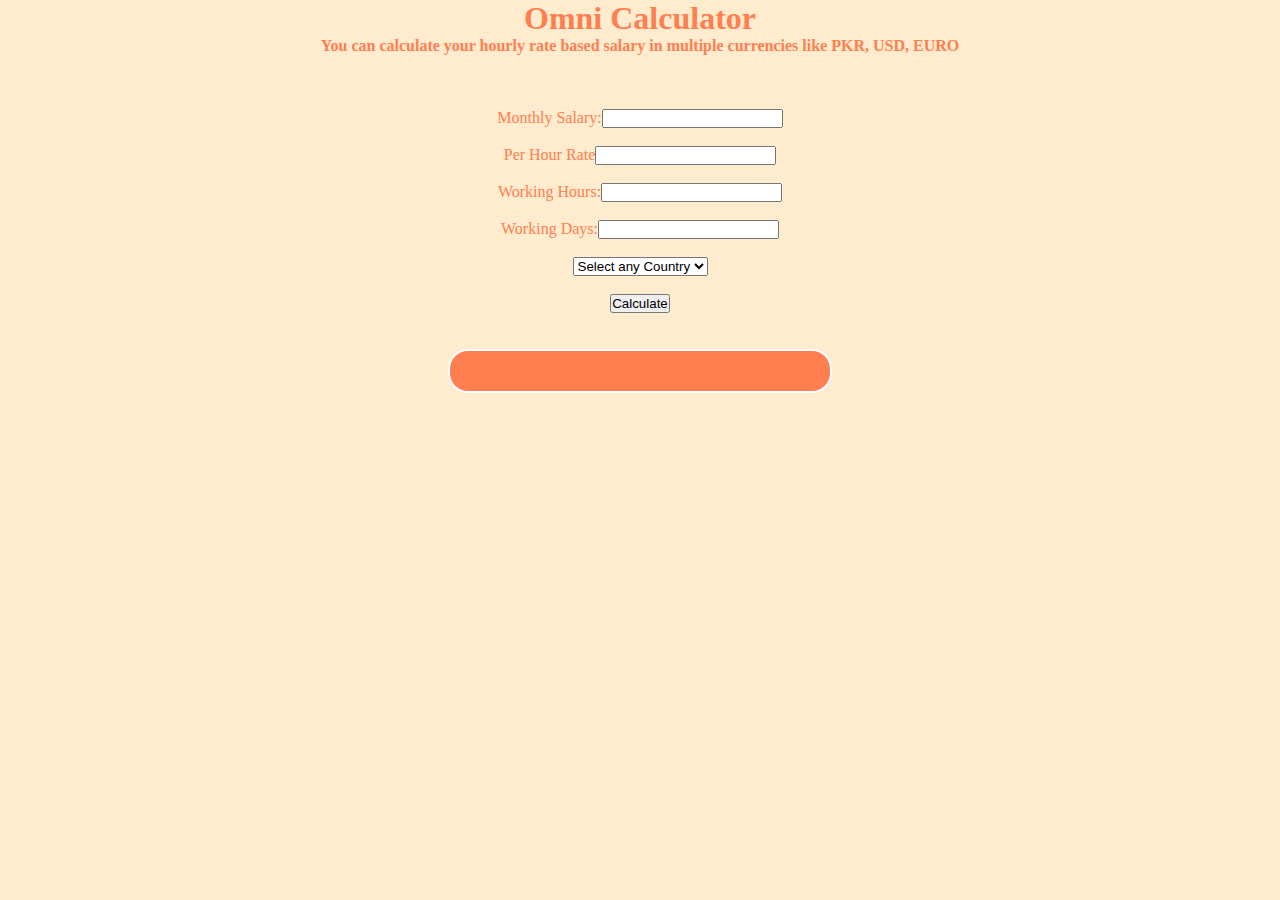
<file: omni-calculator-main/index.html>
<!DOCTYPE html>
<html lang="en">
  <head>
    <meta charset="UTF-8" />
    <meta http-equiv="X-UA-Compatible" content="IE=edge" />
    <meta name="viewport" content="width=device-width, initial-scale=1.0" />
    <link rel="stylesheet" href="style.css" />
    <title>Omni Calculator</title>
  </head>

  <body>
    <h1 align="center">Omni Calculator</h1>
    <h4 align="center">
      You can calculate your hourly rate based salary in multiple currencies
      like PKR, USD, EURO
    </h4>
    <br /><br /><br />
    <form align="center" id="main" onsubmit="calculate(); return false">
      <label for="">Monthly Salary:</label><input type="number" id="monthlySalary" /><br /><br />
      <label for="">Per Hour Rate</label><input type="number" id="perHourRate" /><br /><br />
      <label for="">Working Hours:</label><input type="number" id="workingHour" /><br /><br />
      <label for="">Working Days:</label><input type="number" id="workingDays" /><br /><br />
      <select name="" id="select">
        <option value="">Select any Country</option>
        <option value="PKR">PKR</option>
        <option value="USD">USD</option>
        <option value="Euro">Euro</option>
      </select>
      <br /><br />
      <button type="submit">Calculate</button>
    </form>
    <br /><br />
    <h2 align="center" id="show"></h2>
    <script src="index.js"></script>
  </body>
</html>
</file>
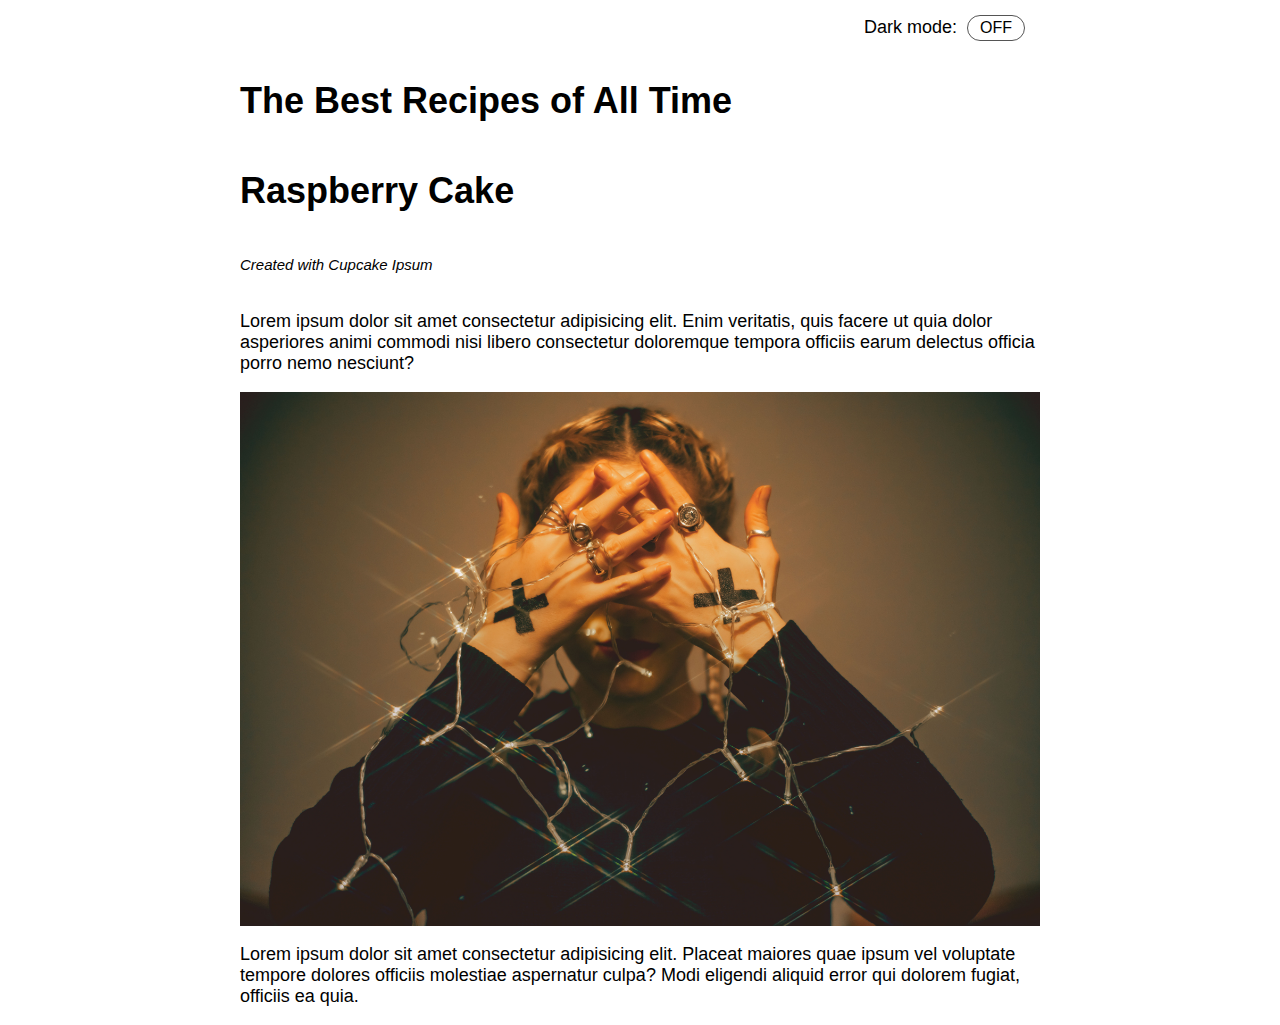
<file: dark-and-light-mode-main/7.darkmode/index.html>
<!DOCTYPE html>
<html lang="en">

<head>
    <meta charset="UTF-8">
    <meta http-equiv="X-UA-Compatible" content="IE=edge">
    <meta name="viewport" content="width=device-width, initial-scale=1.0">
    <title>Document</title>
    <link rel="stylesheet" href="style.css">
    <script src="https://ajax.googleapis.com/ajax/libs/jquery/3.4.1/jquery.min.js"></script>

</head>

<body>
    <div class="switch">Dark mode:
        <span class="inner-switch">OFF</span>
    </div>
    <h1 class="title">The Best Recipes of All Time</h1>
    <article>
        <h1>Raspberry Cake</h1>
        <p><small>Created with Cupcake Ipsum</small></p>
        <p>Lorem ipsum dolor sit amet consectetur adipisicing elit. Enim veritatis, quis facere ut quia dolor asperiores
            animi commodi nisi libero consectetur doloremque tempora officiis earum delectus officia porro nemo
            nesciunt?
        </p>
        <img src="1.jpg">
        <p>Lorem ipsum dolor sit amet consectetur adipisicing elit. Placeat maiores quae ipsum vel voluptate tempore
            dolores officiis molestiae aspernatur culpa? Modi eligendi aliquid error qui dolorem fugiat, officiis ea
            quia.</p>
    </article>
    <script src="index.js"></script>
</body>

</html>
</file>
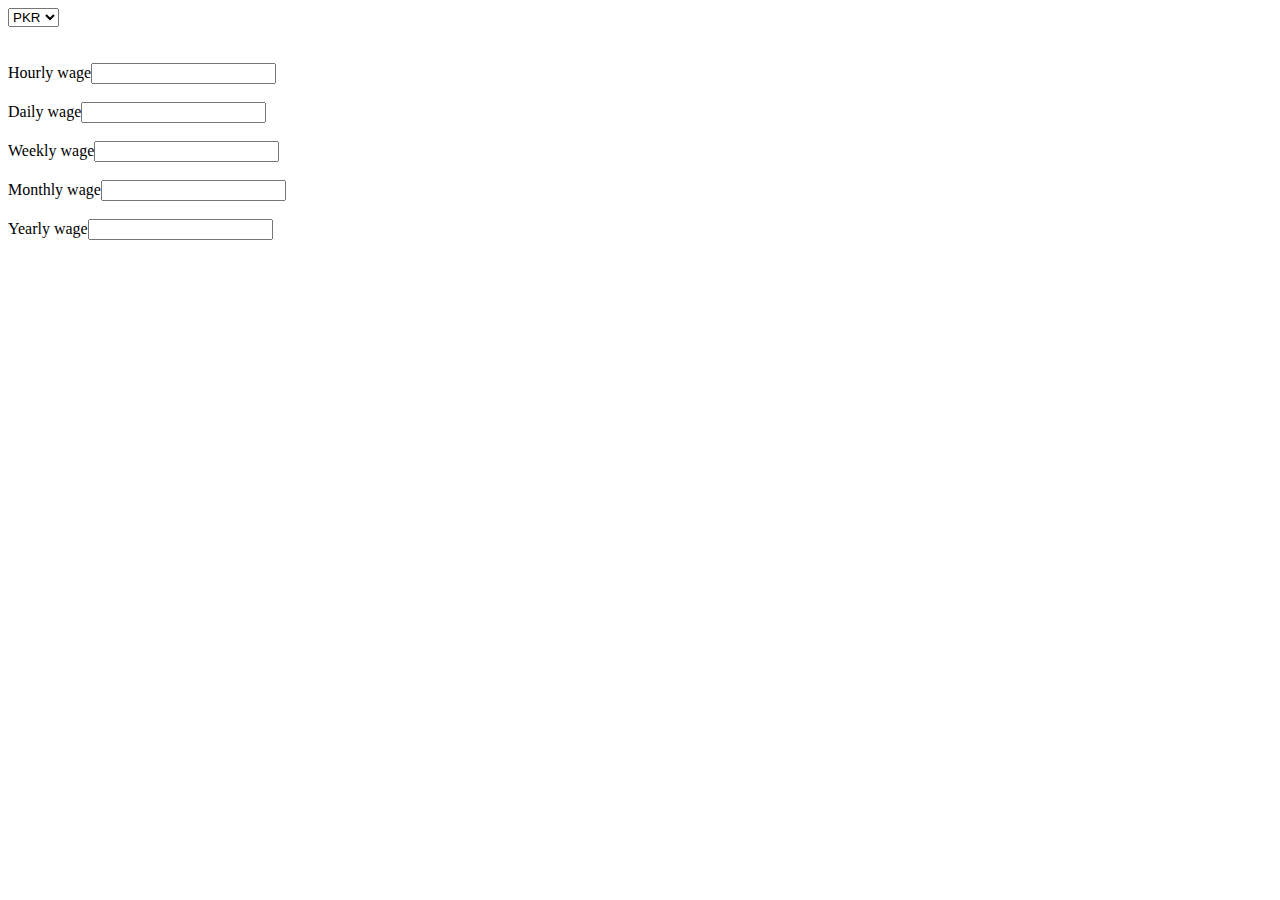
<file: omni-calculator-main/new project/index.html>
<!DOCTYPE html>
<html lang="en">
  <head>
    <meta charset="UTF-8" />
    <meta http-equiv="X-UA-Compatible" content="IE=edge" />
    <meta name="viewport" content="width=device-width, initial-scale=1.0" />
    <script src="https://ajax.googleapis.com/ajax/libs/jquery/3.5.1/jquery.min.js"></script>
    <title>Document</title>
  </head>
  <body>
    <select name="" id="select">
      <option value="1">PKR</option>
      <option value="dollor">USD</option>
      <option value="euro">Euro</option>
    </select>
    <br /><br /><br />

    <label for="">Hourly wage</label
    ><input type="number" class="input" id="hourlyWage" /><br /><br />
    <label for="">Daily wage</label
    ><input type="number" class="input" id="dailyWage" /><br /><br />
    <label for="">Weekly wage</label
    ><input type="number" class="input" id="weeklyWage" /><br /><br />
    <label for="">Monthly wage</label
    ><input type="number" class="input" id="MonthlyWage" /><br /><br />
    <label for="">Yearly wage</label
    ><input type="number" class="input" id="YearlyWage" /><br /><br />
    <script src="index.js"></script>
  </body>
</html>
</file>
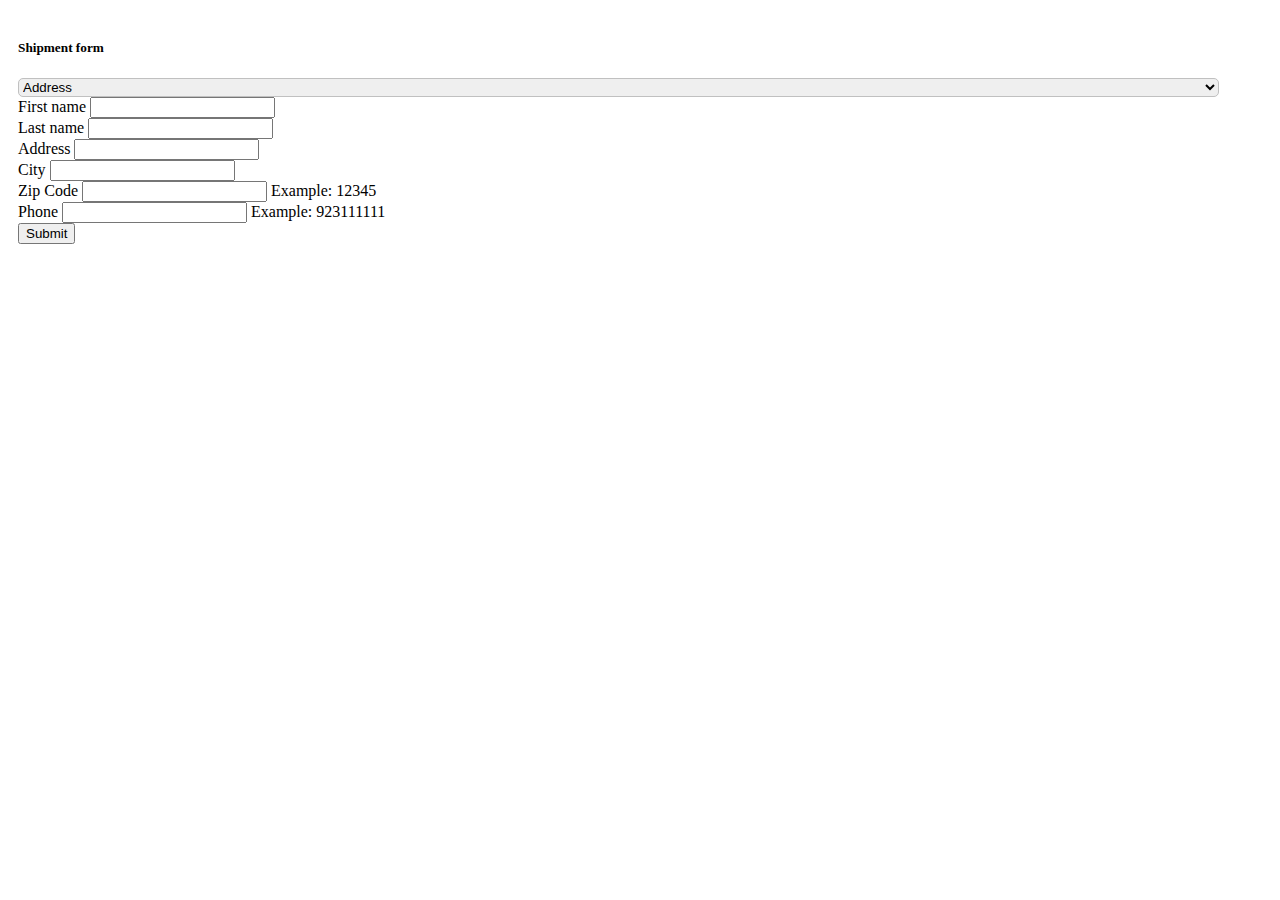
<file: Shipping-Adress-CRUD-HTML-JS-JQUERY--main/shipping form/index.html>
<!DOCTYPE html>
<html lang="en">

<head>
    <meta charset="UTF-8">
    <meta http-equiv="X-UA-Compatible" content="IE=edge">
    <meta name="viewport" content="width=device-width, initial-scale=1.0">
    <title>shipping</title>

    <link rel="stylesheet" href="https://cdn.jsdelivr.net/npm/bootstrap@4.6.0/dist/css/bootstrap.min.css" integrity="sha384-B0vP5xmATw1+K9KRQjQERJvTumQW0nPEzvF6L/Z6nronJ3oUOFUFpCjEUQouq2+l" crossorigin="anonymous">
    <script src="https://ajax.googleapis.com/ajax/libs/jquery/3.6.0/jquery.min.js"></script>

    <link rel="stylesheet" href="style.css">



</head>

<body>
    <!-- stsrt of container -->
    <div class="container">

        <div class="row ">
            <div class="col-md-8 " id="center">
                <div class="card mb-4">
                    <div class="card-header py-3">
                        <h5 class="mb-0 text-center">Shipment form</h5>
                    </div>

                    <!-- drop down for address  start-->
                    <div>
                        <select class="p-3 mt-3 ml-3" name="" id="address_dropdown">
                            <option value="newaddress"> Address </option>
                        </select>
                    </div>
                    <!-- drop down for address  end -->


                    <!-- add / delete/ update buttons start -->
                    <div class="row pt-2" id="update_delete_btn">
                        <div class="col-4 text-center">
                            <button type="button" id="update" class="btn btn-secondary">Update Address</button>
                        </div>
                        <div class="col-4 text-center">
                            <button type="button" class="btn btn-secondary" id="delete">Delete Address</button>
                        </div>
                        <div class="col-4 text-center">
                            <button type="button" class="btn btn-secondary" id="new_address">Add New Address</button>
                        </div>
                    </div>

                    <!-- add / delete/ update buttons end -->


                    <!-- div of form start -->
                    <div class="card-body" id="form_shipping">
                        <!-- form start -->
                        <form>
                            <div class="row mb-4">
                                <div class="col">
                                    <div class="form-outline">
                                        <label class="form-label" for="form6Example1">First name</label>
                                        <input type="text" id="firstname" class="form-control" required />
                                    </div>
                                </div>
                                <div class="col">
                                    <div class="form-outline">
                                        <label class="form-label" for="form6Example2">Last name</label>
                                        <input type="text" id="lastname" class="form-control" required />
                                    </div>
                                </div>
                            </div>


                            <div class="form-outline mb-4">
                                <label class="form-label" for="form6Example3">Address</label>
                                <input type="text" id="address" class="form-control" required />
                            </div>

                            <div class="row mb-4">
                                <div class="col">
                                    <div class="form-outline">
                                        <label class="form-label" for="form6Example1">City</label>
                                        <input type="text" id="city" class="form-control" required />
                                    </div>
                                </div>
                                <div class="col">
                                    <div class="form-outline">
                                        <label class="form-label" for="form6Example2">Zip Code</label>
                                        <input type="number" id="zipcode" class="form-control" required />
                                        <label class="form-label" for="form6Example2">Example: 12345</label>
                                    </div>
                                </div>
                            </div>
                            <div class="form-outline mb-4">
                                <label class="form-label" for="form6Example6">Phone</label>
                                <input type="number" id="phone" class="form-control" required />
                                <label class="form-label" for="form6Example6">Example: 923111111</label>
                            </div>

                            <button type="button" class="btn btn-primary" id="submit">Submit</button>
                        </form>
                        <!-- form end -->
                    </div>
                    <!-- div of form end -->
                    <div id="success_messege" class="mb-5">
                        <h4>form submitted successfully</h4>
                    </div>
                </div>
            </div>
        </div>
    </div>



    <script src="index.js"></script>


    <script>

    </script>


</body>

</html>
</file>
<file: omni-calculator-main/style.css>
* {
  margin: 0;
  padding: 0;
  box-sizing: border-box;
}
body {
  background-color: blanchedalmond;
  color: coral;
}
#show {
  margin: auto;
  text-align: center;
  padding: 20px;
  background-color: coral;
  border: 2px solid white;
  border-radius: 20px;
  width: 30%;
  color: blanchedalmond;
}
</file>
<file: dark-and-light-mode-main/7.darkmode/style.css>
body {
  font-family: sans-serif;
  font-size: 1.125rem;
  display: flex;
  flex-direction: column;
  max-width: 50rem;
  margin: 0 auto;
  padding: 0 0.9375rem;
}
small {
  font-style: italic;
}
article {
  display: flex;
  flex-direction: column;
}
img {
  max-width: 100%;
  display: block;
  align-self: center;
}
.switch {
  align-self: flex-end;
  margin: 0.9375rem;
}
.inner-switch {
  display: inline-block;
  cursor: pointer;
  border: 1px solid #555;
  border-radius: 1.25rem;
  width: 3.125rem;
  text-align: center;
  font-size: 1rem;
  padding: 0.1875rem;
  margin-left: 0.3125rem;
}
.dark,
.dark * {
  background-color: #222;
  color: #e6e6e6;
  border-color: #e6e6e6;
}
</file>
<file: Shipping-Adress-CRUD-HTML-JS-JQUERY--main/shipping form/style.css>
#address_dropdown{
    width: 95%;
    border: 1px solid silver;
    border-radius: 5px;
}
#center{
    margin: auto;
    width: 100%;
    padding: 10px;
}
#success_messege{
    text-align: center;
}
</file>
